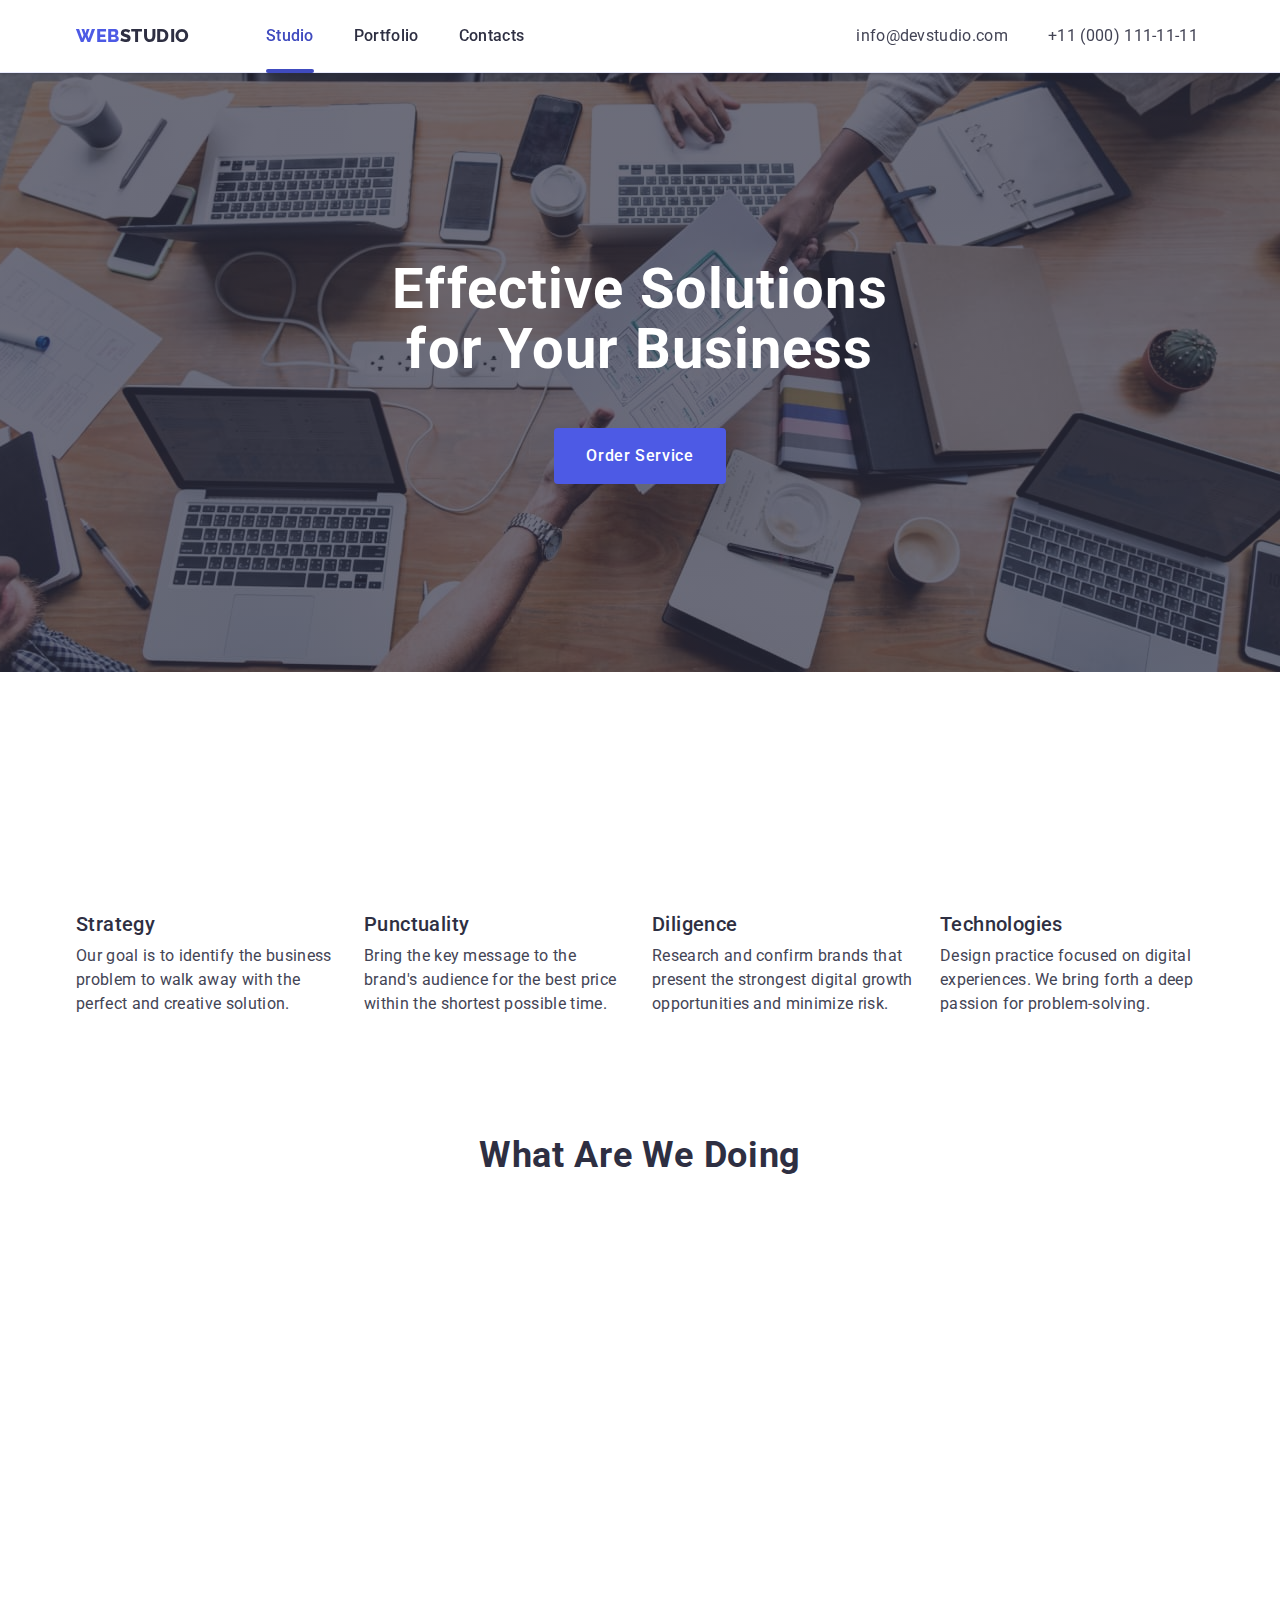
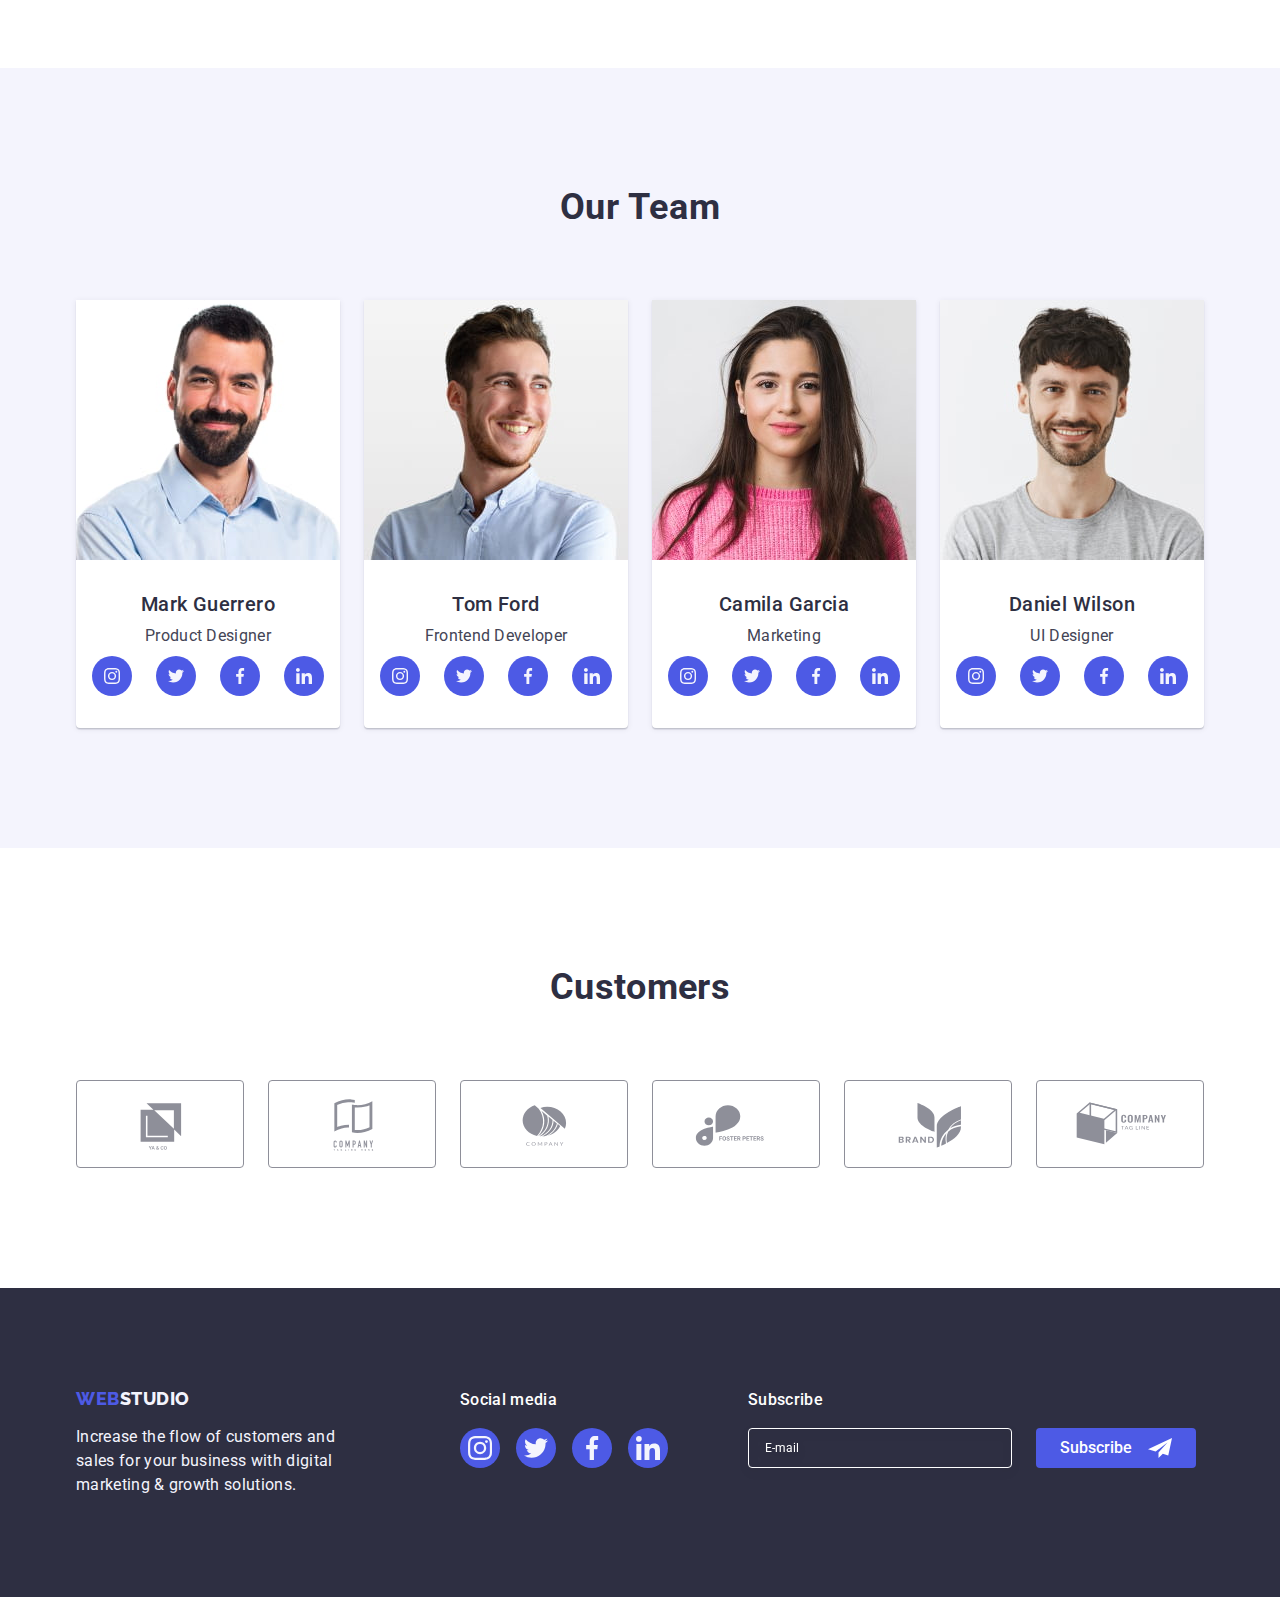
<file: index.html>
<!DOCTYPE html>
<html lang="en">
  <head>
    <meta charset="UTF-8" />
    <meta http-equiv="X-UA-Compatible" content="IE=edge" />
    <meta name="viewport" content="width=device-width, initial-scale=1.0" />
    <meta
      name="description"
      content="Effective Solutions
for Your Business"
    />
    <title>Webstudio</title>
    <link rel="preconnect" href="https://fonts.googleapis.com" />
    <link rel="preconnect" href="https://fonts.gstatic.com" crossorigin />
    <!-- normilize -->
    <link
      rel="stylesheet"
      href="https://cdn.jsdelivr.net/npm/modern-normalize@1.1.0/modern-normalize.min.css"
    />
    <link rel="stylesheet" href="./css/styles.css" />
    <link
      href="https://fonts.googleapis.com/css2?family=Raleway:wght@800&family=Roboto:wght@400;500;700&display=swap"
      rel="stylesheet"
    />
    <!-- animat on scrol -->
    <link href="https://unpkg.com/aos@2.3.1/dist/aos.css" rel="stylesheet" />
    <!-- Fav icon -->
    <link
      rel="icon"
      type="image/png"
      sizes="32x32"
      href="./images/favicon/favicon.png"
    />
  </head>
  <body class="page">
    <!-- HEADER SECTION -->
    <header class="header">
      <div class="container main-nav">
        <nav class="nav">
          <a href="./index.html" class="logo link"
            >Web<span class="logo-studio">Studio</span></a
          >
          <ul class="site-nav list">
            <li class="nav-item">
              <a href="./index.html" class="nav-link link current">Studio</a>
            </li>
            <li class="nav-item">
              <a href="./portfolio.html" class="nav-link link">Portfolio</a>
            </li>
            <li class="nav-item">
              <a href="" class="nav-link link">Contacts</a>
            </li>
          </ul>
        </nav>
        <address class="address link">
          <ul class="list address-list">
            <li class="address-item">
              <a href="mailto:info@devstudio.com" class="address-link link"
                >info@devstudio.com</a
              >
            </li>
            <li class="address-item">
              <a href="tel:+110001111111" class="address-link link"
                >+11 (000) 111-11-11</a
              >
            </li>
          </ul>
        </address>
      </div>
    </header>
    <main>
      <!-- hero section -->
      <section class="hero overlay">
        <div class="container">
          <h1 class="hero-headline">Effective Solutions for Your Business</h1>
          <button type="button" class="button-service" data-modal-open>
            Order Service
          </button>
          <div class="backdrop is-hidden" data-modal>
            <div class="modal">
              <button class="modal-button" type="button" data-modal-close>
                <svg class="svg-button" width="8" height="8">
                  <use href="./images/icon.svg#icon-close"></use>
                </svg>
              </button>
              <p class="modal-text">
                Leave your contacts and we will call you back
              </p>
              <form class="main-form">
                <div class="form-element">
                  <label class="modal-label" for="name">Name</label>
                  <div class="input-wrap">
                    <input
                      class="input input-personal-details"
                      type="text"
                      name="name"
                      id="name"
                      required
                      minlength="2"
                      placeholder=" "
                    />
                    <svg class="modal-icon" width="18" height="24">
                      <use href="./images/icon.svg#icon-person"></use>
                    </svg>
                  </div>
                </div>

                <div class="form-element">
                  <label class="modal-label" for="tel">Phone</label>
                  <div class="input-wrap">
                    <input
                      class="input input-personal-details"
                      type="tel"
                      name="phone"
                      id="tel"
                      required
                      minlength="12"
                      maxlength="12"
                      placeholder=" "
                    />
                    <svg class="modal-icon" width="18" height="24">
                      <use href="./images/icon.svg#icon-phone"></use>
                    </svg>
                  </div>
                </div>

                <div class="form-element">
                  <label class="modal-label" for="email">Email</label>
                  <div class="input-wrap">
                    <input
                      class="input input-personal-details"
                      type="email"
                      name="email"
                      id="email"
                      required
                      placeholder=" "
                    />
                    <svg class="modal-icon" width="18" height="24">
                      <use href="./images/icon.svg#icon-email"></use>
                    </svg>
                  </div>
                </div>

                <div class="form-element-textarea">
                  <label class="modal-label" for="comment">Comment</label>
                  <div class="input-wrap">
                    <textarea
                      class="input-textarea"
                      name="comment"
                      id="comment"
                      placeholder="Text input"
                    ></textarea>
                  </div>
                </div>

                <label for="policy" class="modal-form-agreement modal-label">
                  <input
                    class="modal-form-agreement-box"
                    type="checkbox"
                    name="policy"
                    id="policy"
                  />
                  <svg class="modal-form-agreement-icon" width="16" height="16">
                    <use
                      class="modal-form-agreement-unchecked"
                      href="./images/icon.svg#icon-unchecked"
                    ></use>
                    <use
                      class="modal-form-agreement-checked"
                      href="./images/icon.svg#icon-checked"
                    ></use>
                  </svg>
                  <span class="modal-form-agreement-text"
                    >I accept the terms and conditions of the
                    <a class="agreement-link" href="">Privacy Policy</a></span
                  ></label
                >

                <button class="modal-sudmit-button" type="submit">Send</button>
              </form>
            </div>
          </div>
        </div>
      </section>
      <!-- Features -->
      <section class="features">
        <div class="container">
          <h2 class="features-headline">Features</h2>
          <ul class="feature-list list">
            <li class="feature-items">
              <div
                class="features-icon-flex"
                data-aos="fade-down"
                data-aos-duration="400"
              >
                <svg width="64" height="64">
                  <use href="./images/icon.svg#icon-antenna"></use>
                </svg>
              </div>
              <h3 class="features-items-headline">Strategy</h3>
              <p class="features-items-text">
                Our goal is to identify the business problem to walk away with
                the perfect and creative solution.
              </p>
            </li>
            <li class="feature-items icon-punctuality">
              <div
                class="features-icon-flex"
                data-aos="fade-down"
                data-aos-duration="400"
              >
                <svg width="64" height="64">
                  <use href="./images/icon.svg#icon-clock"></use>
                </svg>
              </div>
              <h3 class="features-items-headline">Punctuality</h3>
              <p class="features-items-text">
                Bring the key message to the brand's audience for the best price
                within the shortest possible time.
              </p>
            </li>
            <li class="feature-items icon-diligence">
              <div
                class="features-icon-flex"
                data-aos="fade-down"
                data-aos-duration="400"
              >
                <svg width="64" height="64">
                  <use href="./images/icon.svg#icon-diagram"></use>
                </svg>
              </div>
              <h3 class="features-items-headline">Diligence</h3>
              <p class="features-items-text">
                Research and confirm brands that present the strongest digital
                growth opportunities and minimize risk.
              </p>
            </li>
            <li class="feature-items icon-technologies">
              <div
                class="features-icon-flex"
                data-aos="fade-down"
                data-aos-duration="400"
              >
                <svg width="64" height="64">
                  <use href="./images/icon.svg#icon-astronaut"></use>
                </svg>
              </div>
              <h3 class="features-items-headline">Technologies</h3>
              <p class="features-items-text">
                Design practice focused on digital experiences. We bring forth a
                deep passion for problem-solving.
              </p>
            </li>
          </ul>
        </div>
      </section>
      <!-- What are we doing -->
      <section class="section section-doing">
        <div class="container">
          <h2 class="section-title title-doing">What are we doing</h2>
          <ul
            class="list doing-list"
            data-aos="zoom-in"
            data-aos-duration="800"
          >
            <li class="doing-items">
              <img
                src="./images/whatarewedoing/computer.jpg"
                alt="display of computer"
                width="360"
                height="300"
              />
            </li>
            <li class="doing-items">
              <img
                src="./images/whatarewedoing/phones.jpg"
                alt="mobile phone with many pages"
                width="360"
                height="300"
              />
            </li>
            <li class="doing-items">
              <img
                src="./images/whatarewedoing/phone.jpg"
                alt="mobile phone in the hand"
                width="360"
                height="300"
              />
            </li>
          </ul>
        </div>
      </section>
      <!-- Our team -->
      <section class="section-team">
        <div class="container">
          <h2 class="section-title team-title">Our Team</h2>
          <ul class="list team-list">
            <li class="team-items">
              <img
                class="team-photos"
                src="./images/ourteam/guerrero.jpg"
                alt="Mark Guerrero-Product Designer"
                width="264"
                height="260"
              />
              <div class="team-content">
                <h3 class="team-items-headline">Mark Guerrero</h3>
                <p class="team-list-text">Product Designer</p>
                <ul class="team-icon-list">
                  <li class="team-icon-items">
                    <a href="" class="social-media-link">
                      <svg class="social-icon" width="16" height="16">
                        <use href="./images/icon.svg#icon-instagram"></use>
                      </svg>
                    </a>
                  </li>
                  <li class="team-icon-items">
                    <a href="" class="social-media-link">
                      <svg class="social-icon" width="16" height="16">
                        <use href="./images/icon.svg#icon-twitter"></use>
                      </svg>
                    </a>
                  </li>
                  <li class="team-icon-items">
                    <a href="" class="social-media-link">
                      <svg class="social-icon" width="16" height="16">
                        <use href="./images/icon.svg#icon-facebook"></use>
                      </svg>
                    </a>
                  </li>
                  <li class="team-icon-items">
                    <a href="" class="social-media-link">
                      <svg class="social-icon" width="16" height="16">
                        <use href="./images/icon.svg#icon-linkedin"></use>
                      </svg>
                    </a>
                  </li>
                </ul>
              </div>
            </li>
            <li class="team-items">
              <img
                class="team-photos"
                src="./images/ourteam/ford.jpg"
                alt="Tom Ford-Frontend Developer"
                width="264"
                height="260"
              />
              <div class="team-content">
                <h3 class="team-items-headline">Tom Ford</h3>
                <p class="team-list-text">Frontend Developer</p>
                <ul class="team-icon-list">
                  <li class="team-icon-items">
                    <a href="" class="social-media-link">
                      <svg class="social-icon" width="16" height="16">
                        <use href="./images/icon.svg#icon-instagram"></use>
                      </svg>
                    </a>
                  </li>
                  <li class="team-icon-items">
                    <a href="" class="social-media-link">
                      <svg class="social-icon" width="16" height="16">
                        <use href="./images/icon.svg#icon-twitter"></use>
                      </svg>
                    </a>
                  </li>
                  <li class="team-icon-items">
                    <a href="" class="social-media-link">
                      <svg class="social-icon" width="16" height="16">
                        <use href="./images/icon.svg#icon-facebook"></use>
                      </svg>
                    </a>
                  </li>
                  <li class="team-icon-items">
                    <a href="" class="social-media-link">
                      <svg class="social-icon" width="16" height="16">
                        <use href="./images/icon.svg#icon-linkedin"></use>
                      </svg>
                    </a>
                  </li>
                </ul>
              </div>
            </li>
            <li class="team-items">
              <img
                class="team-photos"
                src="./images/ourteam/garcia.jpg"
                alt="Camila Garcia-Marketing"
                width="264"
                height="260"
              />
              <div class="team-content">
                <h3 class="team-items-headline">Camila Garcia</h3>
                <p class="team-list-text">Marketing</p>
                <ul class="team-icon-list">
                  <li class="team-icon-items">
                    <a href="" class="social-media-link">
                      <svg class="social-icon" width="16" height="16">
                        <use href="./images/icon.svg#icon-instagram"></use>
                      </svg>
                    </a>
                  </li>
                  <li class="team-icon-items">
                    <a href="" class="social-media-link">
                      <svg class="social-icon" width="16" height="16">
                        <use href="./images/icon.svg#icon-twitter"></use>
                      </svg>
                    </a>
                  </li>
                  <li class="team-icon-items">
                    <a href="" class="social-media-link">
                      <svg class="social-icon" width="16" height="16">
                        <use href="./images/icon.svg#icon-facebook"></use>
                      </svg>
                    </a>
                  </li>
                  <li class="team-icon-items">
                    <a href="" class="social-media-link">
                      <svg class="social-icon" width="16" height="16">
                        <use href="./images/icon.svg#icon-linkedin"></use>
                      </svg>
                    </a>
                  </li>
                </ul>
              </div>
            </li>
            <li class="team-items">
              <img
                src="./images/ourteam/wilson.jpg"
                alt="Daniel Wilson-UI Designer"
                width="264"
                height="260"
              />
              <div class="team-content">
                <h3 class="team-items-headline">Daniel Wilson</h3>
                <p class="team-list-text">UI Designer</p>
                <ul class="team-icon-list">
                  <li class="team-icon-items">
                    <a href="" class="social-media-link">
                      <svg class="social-icon" width="16" height="16">
                        <use href="./images/icon.svg#icon-instagram"></use>
                      </svg>
                    </a>
                  </li>
                  <li class="team-icon-items">
                    <a href="" class="social-media-link">
                      <svg class="social-icon" width="16" height="16">
                        <use href="./images/icon.svg#icon-twitter"></use>
                      </svg>
                    </a>
                  </li>
                  <li class="team-icon-items">
                    <a href="" class="social-media-link">
                      <svg class="social-icon" width="16" height="16">
                        <use href="./images/icon.svg#icon-facebook"></use>
                      </svg>
                    </a>
                  </li>
                  <li class="team-icon-items">
                    <a href="" class="social-media-link">
                      <svg class="social-icon" width="16" height="16">
                        <use href="./images/icon.svg#icon-linkedin"></use>
                      </svg>
                    </a>
                  </li>
                </ul>
              </div>
            </li>
          </ul>
        </div>
      </section>
      <!-- customers -->
      <section class="customers">
        <div class="container">
          <h2 class="customers-title">Customers</h2>
          <ul class="company-list">
            <li class="company-items">
              <a href="" class="company-link">
                <svg class="company-icon" width="104" height="56">
                  <use href="./images/icon.svg#icon-Logo1"></use>
                </svg>
              </a>
            </li>
            <li class="company-items">
              <a href="" class="company-link">
                <svg class="company-icon" width="104" height="56">
                  <use href="./images/icon.svg#icon-Logo2"></use>
                </svg>
              </a>
            </li>
            <li class="company-items">
              <a href="" class="company-link">
                <svg class="company-icon" width="104" height="56">
                  <use href="./images/icon.svg#icon-Logo3"></use>
                </svg>
              </a>
            </li>
            <li class="company-items">
              <a href="" class="company-link">
                <svg class="company-icon" width="104" height="56">
                  <use href="./images/icon.svg#icon-Logo4"></use>
                </svg>
              </a>
            </li>
            <li class="company-items">
              <a href="" class="company-link">
                <svg class="company-icon" width="104" height="56">
                  <use href="./images/icon.svg#icon-Logo5"></use>
                </svg>
              </a>
            </li>
            <li class="company-items">
              <a href="" class="company-link">
                <svg class="company-icon" width="104" height="56">
                  <use href="./images/icon.svg#icon-Logo6"></use>
                </svg>
              </a>
            </li>
          </ul>
        </div>
      </section>
    </main>
    <!-- Footer -->
    <footer class="footer">
      <div class="container flex-footer">
        <div class="footer-description">
          <a href="./index.html" class="footer-logo link"
            >Web<span class="footer-logo-studio">Studio</span></a
          >
          <p class="footer-text">
            Increase the flow of customers and sales for your business with
            digital marketing & growth solutions.
          </p>
        </div>
        <div class="social-medea-box">
          <p class="social-title">Social media</p>
          <ul class="footer-icons-list">
            <li class="footer-icons-items">
              <a href="" class="social-media-link-footer">
                <svg class="footer-icons" width="24" height="24">
                  <use href="./images/icon.svg#icon-instagram"></use>
                </svg>
              </a>
            </li>
            <li class="footer-icons-items">
              <a href="" class="social-media-link-footer">
                <svg class="footer-icons" width="24" height="24">
                  <use href="./images/icon.svg#icon-twitter"></use>
                </svg>
              </a>
            </li>
            <li class="footer-icons-items">
              <a href="" class="social-media-link-footer">
                <svg class="footer-icons" width="24" height="24">
                  <use href="./images/icon.svg#icon-facebook"></use>
                </svg>
              </a>
            </li>
            <li class="footer-icons-items">
              <a href="" class="social-media-link-footer">
                <svg class="footer-icons" width="24" height="24">
                  <use href="./images/icon.svg#icon-linkedin"></use>
                </svg>
              </a>
            </li>
          </ul>
        </div>
        <div>
          <p class="subscribe-tite">Subscribe</p>

          <form class="form-flex">
            <label></label>
              <input
                class="footer-input"
                type="email"
                name="email"
                placeholder="E-mail"
              />

              <button class="sudmit-button-footer" type="submit">
                Subscribe
                <svg class="icon-subscribe" width="24" height="24">
                  <use href="./images/icon.svg#icon-subscribe"></use>
                </svg>
              </button>
          </form>
        </div>
      </div>
    </footer>
    <script src="https://unpkg.com/aos@2.3.1/dist/aos.js"></script>
    <script src="./js/animation.js"></script>
    <script src="./js/modal.js"></script>
  </body>
</html>
</file>
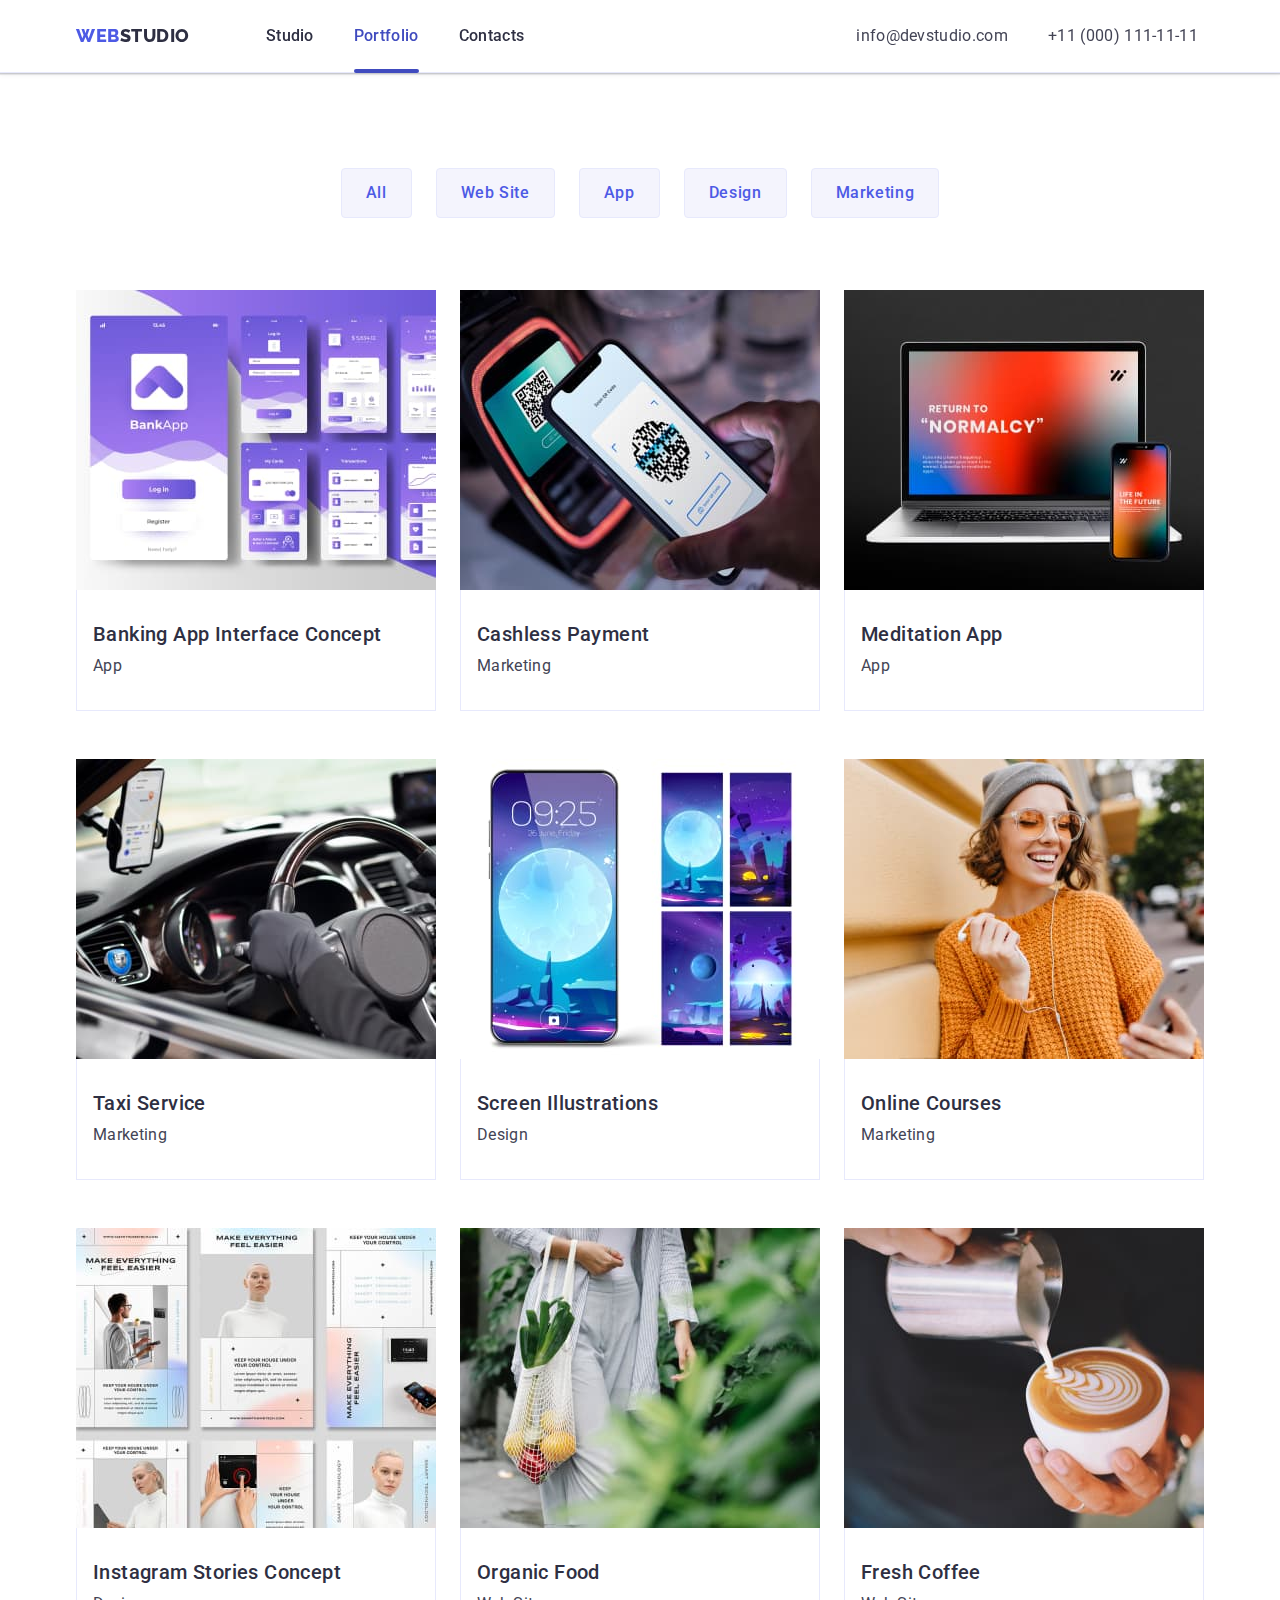
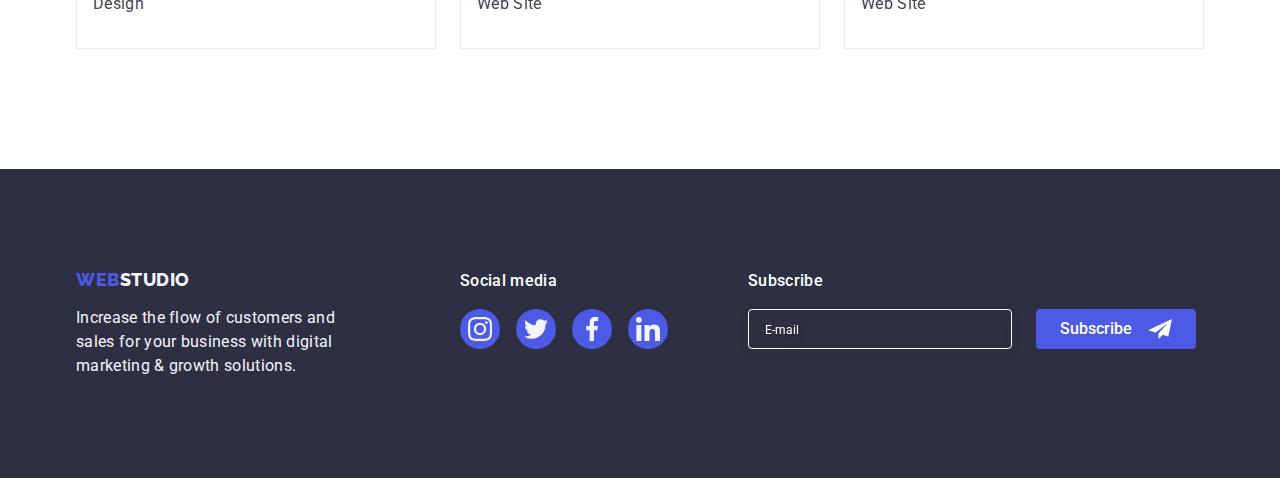
<file: portfolio.html>
<!DOCTYPE html>
<html lang="en">
  <head>
    <meta charset="UTF-8" />
    <meta http-equiv="X-UA-Compatible" content="IE=edge" />
    <meta name="viewport" content="width=device-width, initial-scale=1.0" />
    <title>Portfolio</title>
    <link rel="preconnect" href="https://fonts.googleapis.com" />
    <link rel="preconnect" href="https://fonts.gstatic.com" crossorigin />
    <link
      href="https://fonts.googleapis.com/css2?family=Raleway:wght@800&family=Roboto:wght@400;500;700&display=swap"
      rel="stylesheet"
    />
    <link
      href="https://fonts.googleapis.com/css2?family=Raleway:wght@800&family=Roboto:wght@400;500;700&display=swap"
      rel="stylesheet"
    />
    <link
      rel="stylesheet"
      href="https://cdn.jsdelivr.net/npm/modern-normalize@1.1.0/modern-normalize.min.css"
    />
    <link rel="stylesheet" href="./css/styles.css" />
    <!-- Fav icon -->
    <link
      rel="icon"
      type="image/png"
      sizes="32x32"
      href="./images/favicon/favicon.png"
    />
  </head>
  <body>
    <!-- HEADER SECTION -->
    <header class="header">
      <div class="container main-nav">
        <nav class="nav">
          <a href="./index.html" class="logo link"
            >Web<span class="logo-studio">Studio</span></a
          >
          <ul class="site-nav list">
            <li class="nav-item">
              <a href="./index.html" class="nav-link link">Studio</a>
            </li>
            <li class="nav-item">
              <a href="./portfolio.html" class="nav-link current link"
                >Portfolio</a
              >
            </li>
            <li class="nav-item">
              <a href="" class="nav-link link">Contacts</a>
            </li>
          </ul>
        </nav>
        <address class="address link">
          <ul class="list address-list">
            <li class="address-item">
              <a href="mailto:info@devstudio.com" class="address-link link"
                >info@devstudio.com</a
              >
            </li>
            <li class="address-item">
              <a href="tel:+110001111111" class="address-link link"
                >+11 (000) 111-11-11</a
              >
            </li>
          </ul>
        </address>
      </div>
    </header>
    <main>
      <section class="portfolio-page">
        <div class="container">
          <h1 hidden class="portfolio">Portfolio</h1>

          <ul class="portfolio-list-button list">
            <li class="portfolio-items-button">
              <button type="button" class="portfolio-buttons">All</button>
            </li>
            <li class="portfolio-items-button">
              <button type="button" class="portfolio-buttons">Web Site</button>
            </li>
            <li class="portfolio-items-button">
              <button type="button" class="portfolio-buttons">App</button>
            </li>
            <li class="portfolio-items-button">
              <button type="button" class="portfolio-buttons">Design</button>
            </li>
            <li class="portfolio-items-button">
              <button type="button" class="portfolio-buttons">Marketing</button>
            </li>
          </ul>
          <ul class="list portfolio-list-works">
            <li class="portfolio-items">
              <a class="link portfolio-links" href="">
                <div class="portfolio-wraper">
                  <img
                    src="./images/portfolio/img8.jpg"
                    alt="Banking App design"
                    width="360"
                    height="300"
                  />
                  <p class="portfolio-label">
                    14 Stylish and User-Friendly App Design Concepts · Task
                    Manager App · Calorie Tracker App · Exotic Fruit Ecommerce
                    App · Cloud Storage App
                  </p>
                </div>
                <div class="cart-content">
                  <h2 class="portfolio-title">Banking App Interface Concept</h2>
                  <p class="portfolio-text">App</p>
                </div></a
              >
            </li>
            <li class="portfolio-items">
              <a class="link portfolio-links" href="">
                <div class="portfolio-wraper">
                  <img
                    src="./images/portfolio/img7.jpg"
                    alt="phone with cashless app"
                    width="360"
                    height="300"
                  />
                  <p class="portfolio-label">
                    14 Stylish and User-Friendly App Design Concepts · Task
                    Manager App · Calorie Tracker App · Exotic Fruit Ecommerce
                    App · Cloud Storage App
                  </p>
                </div>
                <div class="cart-content">
                  <h2 class="portfolio-title">Cashless Payment</h2>
                  <p class="portfolio-text">Marketing</p>
                </div></a
              >
            </li>
            <li class="portfolio-items">
              <a class="link portfolio-links" href="">
                <div class="portfolio-wraper">
                  <img
                    src="./images/portfolio/img6.jpg"
                    alt="laptop with phone"
                    width="360"
                    height="300"
                  />
                  <p class="portfolio-label">
                    14 Stylish and User-Friendly App Design Concepts · Task
                    Manager App · Calorie Tracker App · Exotic Fruit Ecommerce
                    App · Cloud Storage App
                  </p>
                </div>
                <div class="cart-content">
                  <h2 class="portfolio-title">Meditation App</h2>
                  <p class="portfolio-text">App</p>
                </div></a
              >
            </li>
            <li class="portfolio-items">
              <a class="link portfolio-links" href="">
                <div class="portfolio-wraper">
                  <img
                    src="./images/portfolio/img5.jpg"
                    alt="car"
                    width="360"
                    height="300"
                  />
                  <p class="portfolio-label">
                    14 Stylish and User-Friendly App Design Concepts · Task
                    Manager App · Calorie Tracker App · Exotic Fruit Ecommerce
                    App · Cloud Storage App
                  </p>
                </div>
                <div class="cart-content">
                  <h2 class="portfolio-title">Taxi Service</h2>
                  <p class="portfolio-text">Marketing</p>
                </div></a
              >
            </li>
            <li class="portfolio-items">
              <a class="link portfolio-links" href="">
                <div class="portfolio-wraper">
                  <img
                    src="./images/portfolio/img4.jpg"
                    alt="phone with blue-purple screen design"
                    width="360"
                    height="300"
                  />
                  <p class="portfolio-label">
                    14 Stylish and User-Friendly App Design Concepts · Task
                    Manager App · Calorie Tracker App · Exotic Fruit Ecommerce
                    App · Cloud Storage App
                  </p>
                </div>
                <div class="cart-content">
                  <h2 class="portfolio-title">Screen Illustrations</h2>
                  <p class="portfolio-text">Design</p>
                </div></a
              >
            </li>
            <li class="portfolio-items">
              <a class="link portfolio-links" href="">
                <div class="portfolio-wraper">
                  <img
                    src="./images/portfolio/img3.jpg"
                    alt="girl with phone in hand"
                    width="360"
                    height="300"
                  />
                  <p class="portfolio-label">
                    14 Stylish and User-Friendly App Design Concepts · Task
                    Manager App · Calorie Tracker App · Exotic Fruit Ecommerce
                    App · Cloud Storage App
                  </p>
                </div>
                <div class="cart-content">
                  <h2 class="portfolio-title">Online Courses</h2>
                  <p class="portfolio-text">Marketing</p>
                </div></a
              >
            </li>
            <li class="portfolio-items">
              <a class="link portfolio-links" href="">
                <div class="portfolio-wraper">
                  <img
                    src="./images/portfolio/img2.jpg"
                    alt="instagram stories design"
                    width="360"
                    height="300"
                  />
                  <p class="portfolio-label">
                    14 Stylish and User-Friendly App Design Concepts · Task
                    Manager App · Calorie Tracker App · Exotic Fruit Ecommerce
                    App · Cloud Storage App
                  </p>
                </div>
                <div class="cart-content">
                  <h2 class="portfolio-title">Instagram Stories Concept</h2>
                  <p class="portfolio-text">Design</p>
                </div></a
              >
            </li>
            <li class="portfolio-items">
              <a class="link portfolio-links" href="">
                <div class="portfolio-wraper">
                  <img
                    src="./images/portfolio/img1.jpg"
                    alt="women with bag with vegitable"
                    width="360"
                    height="300"
                  />
                  <p class="portfolio-label">
                    14 Stylish and User-Friendly App Design Concepts · Task
                    Manager App · Calorie Tracker App · Exotic Fruit Ecommerce
                    App · Cloud Storage App
                  </p>
                </div>
                <div class="cart-content">
                  <h2 class="portfolio-title">Organic Food</h2>
                  <p class="portfolio-text">Web Site</p>
                </div></a
              >
            </li>
            <li class="portfolio-items">
              <a class="link portfolio-links">
                <div class="portfolio-wraper">
                  <img
                    src="./images/portfolio/img.jpg"
                    alt="coffee"
                    width="360"
                    height="300"
                  />
                  <p class="portfolio-label">
                    14 Stylish and User-Friendly App Design Concepts · Task
                    Manager App · Calorie Tracker App · Exotic Fruit Ecommerce
                    App · Cloud Storage App
                  </p>
                </div>
                <div class="cart-content">
                  <h2 class="portfolio-title">Fresh Coffee</h2>
                  <p class="portfolio-text">Web Site</p>
                </div></a
              >
            </li>
          </ul>
        </div>
      </section>
    </main>
    <footer class="footer">
      <div class="container flex-footer">
        <div class="footer-description">
          <a href="./index.html" class="footer-logo link"
            >Web<span class="footer-logo-studio">Studio</span></a
          >
          <p class="footer-text">
            Increase the flow of customers and sales for your business with
            digital marketing & growth solutions.
          </p>
        </div>
        <div class="social-medea-box">
          <p class="social-title">Social media</p>
          <ul class="footer-icons-list">
            <li class="footer-icons-items">
              <a href="" class="social-media-link-footer">
                <svg class="footer-icons" width="24" height="24">
                  <use href="./images/icon.svg#icon-instagram"></use>
                </svg>
              </a>
            </li>
            <li class="footer-icons-items">
              <a href="" class="social-media-link-footer">
                <svg class="footer-icons" width="24" height="24">
                  <use href="./images/icon.svg#icon-twitter"></use>
                </svg>
              </a>
            </li>
            <li class="footer-icons-items">
              <a href="" class="social-media-link-footer">
                <svg class="footer-icons" width="24" height="24">
                  <use href="./images/icon.svg#icon-facebook"></use>
                </svg>
              </a>
            </li>
            <li class="footer-icons-items">
              <a href="" class="social-media-link-footer">
                <svg class="footer-icons" width="24" height="24">
                  <use href="./images/icon.svg#icon-linkedin"></use>
                </svg>
              </a>
            </li>
          </ul>
        </div>
        <div>
          <p class="subscribe-tite">Subscribe</p>
          
          <form class="form-flex">
          <label for="email"></label>
          <input class="footer-input" type="email" name="email" id="email" placeholder="E-mail">

          <button class="sudmit-button-footer" type="submit">Subscribe
            <svg class="icon-subscribe" width="24" height="24">
              <use href="./images/icon.svg#icon-subscribe"></use>
            </svg>
          </button>
        </form>
        </div>
      </div>
    </footer>
  </body>
</html>
</file>
<file: css/styles.css>
:root {
    --primary-text-colour: #434455;
    --title-text-colour: #2E2F42;
    --accent-colour: #4D5AE5;
    --hoover-color: #404BBF;
    --primary-bakground-color: #fff;
    --secondary-background-color: #F4F4FD;
    --portfolio-images-gap: 24px;
    --secondary-hover-color: #31D0AA;
    --company-color: #8E8F99;
    --modal-color: #FCFCFC;

    --validation:#4caf50;
    --invalidation:#f44336;

    --transition-duration: 250ms;
}



body {
    background-color: #fff;
    color: var(--primary-text-colour);
    font-family: Roboto, sans-serif;
    letter-spacing: 0.02em;
    font-size: 16px;
    line-height: 1.5;
    padding-top: 72px;
}

/* reset strart */
h1,
h2,
h3,
h4,
h5,
h6,
p {
    margin: 0;
}

a {
    text-decoration: none;
    color: currentColor;
}

ul {
    margin: 0;
    padding: 0;
    list-style: none;

}

button {
    cursor: pointer
}

img {
    display: block;
    width: 100%;
}

.list {
    list-style: none;
}

/* main color of text #2E2F42  */
/* secondary colour of text #434455 */
/* white */
/* emphisis #4D5AE5 */
/* secondary color of background #F4F4FD */
/* logo */
.logo {
    margin-right: 76px;
     
    font-family: "Raleway", sans-serif;
    text-transform: uppercase;
    font-weight: 800;
    font-size: 18px;
    line-height: 1.17;
    letter-spacing: 0.03em;

    text-decoration: none;
    color: var(--accent-colour);
    
}

.logo-studio {
    color: var(--title-text-colour)
}

.link {
    text-decoration: none;
}

/* site-nav */

.header {
    position: fixed;
    width: 100%;
    z-index: 10;
    top: 0;
    left: 0;

    background-color: var(--primary-bakground-color);
    border-bottom: 1px solid #e7e9fc;
    box-shadow: 0px 2px 1px rgba(46, 47, 66, 0.08), 0px 1px 1px rgba(46, 47, 66, 0.16), 0px 1px 6px rgba(46, 47, 66, 0.08);
}

.container {
    width: 1158px;
    margin-left: auto;
    margin-right: auto;
    padding-left: 15px;
    padding-right: 15px;
}

.main-nav {
    display: flex;
    align-items: center;

}

.nav {
    display: flex;
    align-items: center;

}

.site-nav {
    display: flex;
    gap: 40px
}

.nav-item {
    gap: 40px
}

.nav-link {
    position: relative;

    display: block;
    padding-top: 24px;
    padding-bottom: 24px;

    color: var(--title-text-colour);
    font-weight: 500;
    font-size: 16px;
    line-height: 1.5;

    transition-property: color;
    transition-duration: var(--transition-duration);
    transition-timing-function: cubic-bezier(0.4, 0, 0.2, 1);
}

.nav-link::after{
    content: "";
    display: block;
    width: 100%;
    height: 4px;
    border-radius: 2px;
    position: absolute;
    bottom: -1px;
}

.nav-link.current{
color: var(--hoover-color);
}

.nav-link.current::after{
    background-color: var(--hoover-color);

}

.nav-link:hover,
.nav-link:focus {
    color: var(--hoover-color);
}

.address {
    font-style: normal
}

.address-list {
    display: flex;
    margin-left: 332px;
    gap: 40px;

}


.address-link {
    display: block;
    color: var(--primary-text-colour);
    font-size: 16px;
    line-height: 1.5;

    transition-property: color;
        transition-duration: var(--transition-duration);
        transition-timing-function: cubic-bezier(0.4, 0, 0.2, 1);
    }

.address-link:hover,
.address-link:focus {
    color: var(--hoover-color);
}

/* section */
.section-title {
    text-align: center;

    color: var(--title-text-colour);
    font-size: 36px;
    line-height: 1.11;
    letter-spacing: 0.02em;
    text-transform: capitalize;


}

/* button */
.button-service {
    display: block;
    margin: 0 auto;
    margin-top: 48px;
    padding: 16px 32px;
    min-width: 169px;
    height: 56px;
    cursor: pointer;

    background-color: var(--accent-colour);
    color: var(--primary-bakground-color);
    font-family: "Roboto", sans-serif;
    border-color: transparent;
    border: none;
    border-radius: 4px;
    font-weight: 500;
    font-size: 16px;
    line-height: 1.5;
    letter-spacing: 0.04em;

    transition-property: background-color;
    transition-duration: var(--transition-duration);
    transition-timing-function: cubic-bezier(0.4, 0, 0.2, 1);


}

.button-service:hover,
.button-service:focus {
    background-color: var(--hoover-color);
}

/* hero section */
.hero {
    padding: 188px 0;
    margin-left: auto;
    margin-right: auto;

    background-color: var(--title-text-colour);
}

.overlay {
    background-image: linear-gradient(rgba(46, 47, 66, 0.7), rgba(46, 47, 66, 0.7)), url('../images/hero/people-office.jpg');
    max-width: 1440px;
    height: 600px;
    background-size: cover;
    background-repeat: no-repeat;
    background-position: center;

}

.hero-headline {
    max-width: 496px;
    margin-left: auto;
    margin-right: auto;

    color: var(--primary-bakground-color);
    font-size: 56px;
    line-height: 1.07;
    text-align: center;
    letter-spacing: 0.02em;

}



/* features section */
.features {
    padding: 120px 0;
}

.features-headline {
    position: absolute;
    width: 1px;
    height: 1px;
    margin: -1px;
    border: 0;
    padding: 0;

    white-space: nowrap;
    clip-path: inset(100%);
    clip: rect(0 0 0 0);
    overflow: hidden;
}

.feature-list {
    display: flex;
    gap: 24px
}

.features-icon-flex {
    display: flex;
    height: 112px;
    background-color: #F4F4FD;
    justify-content: center;
    align-items: center;
    border-radius: 4px;
    margin-bottom: 8px;
}


.feature-items {
    width: calc((100% - 72) / 4);

}

.features-items-headline {
    margin-top: 8px;
    margin-bottom: 8px;

    color: var(--title-text-colour);
    font-weight: 500;
    font-size: 20px;
    line-height: 1.2;
    letter-spacing: 0.02em;
}

.features-items-text {
    color: var(--primary-text-colour);
    width: 264px;
}

/* What are we doing section */
.section-doing {
    padding-bottom: 120px;
}

.title-doing {
    margin-bottom: 72px
}

.doing-list {
    display: flex;
    gap: 24px;

}

.doing-items {
    width: calc((100% - 48px) / 3);
}


/* out team */

.team-title {
    margin-bottom: 72px
}

.team-list {
    display: flex;
    gap: 24px
}



.section-team {
    padding: 120px 0;

    background-color: var(--secondary-background-color);
}

.team-content {
    padding: 32px 0px;
    text-align: center;
    border-radius: 0px 0px 4px 4px
}

.team-items-headline {
    margin-bottom: 8px;

    color: var(--title-text-colour);
    font-weight: 500;
    font-size: 20px;
    line-height: 1.2;
    letter-spacing: 0.02em;
}

.team-list-text {
    margin-bottom: 8px;

    color: var(--primary-text-colour);

}

.team-items {
    width: calc((100% - 72px) / 4);
    background-color: var(--primary-bakground-color);
    border-radius: 0px 0px 4px 4px;
    box-shadow: 0px 1px 6px rgba(46, 47, 66, 0.08), 0px 1px 1px rgba(46, 47, 66, 0.16), 0px 2px 1px rgba(46, 47, 66, 0.08);
}

.team-icon-list {
    display: flex;
    justify-content: center;
    gap: 24px;
}

.team-icon-items{
    width: 40px;
        height: 40px;
}


.social-media-link {
    padding: 0;
    display: flex;
    background-color: var(--accent-colour);
    width: 100%;
    height: 100%;
    border-radius: 50%;
    justify-content: center;
    align-items: center;
    cursor: pointer;

    transition-property: background-color;
    transition-duration: var(--transition-duration);
    transition-timing-function: cubic-bezier(0.4, 0, 0.2, 1);
}

.social-media-link:hover,
.social-media-link:focus {
    background-color: #404bbf;
    background-color: #404bbf;
}

.social-icon {
    fill: #f4f4fd;
}


/* customers */
.customers {
    padding: 120px 0;
}

.customers-title {
    font-weight: 700;
    font-size: 36px;
    line-height: 1.1;
    text-align: center;
    text-transform: capitalize;
    color: #2E2F42;
    margin-bottom: 72px;
}

.company-list {
    display: flex;
    gap: 24px;
}

.company-items {
    width: calc((100% - 120px) / 6);
    height: 88px
}

.company-link {
    display: flex;
    align-items: center;
    justify-content: center;
    color: var(--company-color);
    cursor: pointer;
    width: 100%;
    height: 100%;
    border: 1px solid #8e8f99;
    border-radius: 4px;
    padding: 16px 32px;

    transition-property: color;
    transition-duration: var(--transition-duration);
    transition-timing-function: cubic-bezier(0.4, 0, 0.2, 1);
}


.company-link:hover,
.company-link:focus {
    color: var(--hoover-color);
    border: 1px solid var(--hoover-color);
}


.company-icon {
    fill: currentColor;
}


/* footer */



.footer-logo {
    color: var(--accent-colour);
    font-family: "Raleway", sans-serif;
    text-transform: uppercase;
    font-weight: 800;
    font-size: 18px;
    line-height: 1.17;
    letter-spacing: 0.03em;
    display: inline-block;
    margin-bottom: 16px;

}

.footer-logo-studio {
    color: var(--secondary-background-color);

}

.footer {
    background-color: #2E2F42;
    padding: 100px 0
}

.footer-text {
    color: var(--secondary-background-color);
    width: 264px;
}

.social-medea-box{
    margin-right: 80px;
}

.footer-icons-list {
    display: flex;
    gap: 16px;
}

.flex-footer {
    display: flex;
    align-items: baseline;
}

.footer-description{
    margin-right: 120px;
}

.social-title {
    margin-bottom: 16px;
    color: var(--primary-bakground-color);
    font-weight: 500;
}

.footer-icons {
    fill: #f4f4fd;
}

.footer-icons-items {
    width: 40px;
    height: 40px;
}

.social-media-link-footer {
    padding: 0;
    display: flex;
    background-color: var(--accent-colour);
    width: 100%;
    height: 100%;
    border-radius: 50%;
    justify-content: center;
    align-items: center;
    cursor: pointer;

    transition-property: background-color;
    transition-duration: var(--transition-duration);
    transition-timing-function: cubic-bezier(0.4, 0, 0.2, 1);
}

.social-media-link-footer:hover {
    background-color: #31d0aa;
}

.social-media-link-footer:focus {
    background-color: #31d0aa;
}


.subscribe-tite{
margin-bottom: 16px;
color: var(--primary-bakground-color);
font-weight: 500;
}




/**
  |============================
  | Portfolio
  |============================
*/
.portfolio-page {
    padding: 96px 0 120px
}

.portfolio-list-button {
    display: flex;
    min-width: 586px;

    margin-left: auto;
    margin-right: auto;
    justify-content: center;
    margin-bottom: 72px;
    gap: 24px
}

.portfolio-buttons {
    background-color: var(--secondary-background-color);
    color: #4D5AE5;
    font-family: "Roboto", sans-serif;
    border-color: transparent;
    border: 1px solid #E7E9FC;
    border-radius: 4px;
    font-weight: 500;
    font-size: 16px;
    line-height: 1.5;
    letter-spacing: 0.04em;
    cursor: pointer;
    display: flex;
    padding: 12px 24px;


    transition-property: background-color, color, border-color, box-shadow;
    transition-duration: var(--transition-duration);
    transition-timing-function: cubic-bezier(0.4, 0, 0.2, 1);

}



.portfolio-buttons:hover,
.portfolio-buttons:focus {
    background-color: var(--hoover-color);
    color: var(--primary-bakground-color);
    border: 1px solid transparent;
    box-shadow: 0px 3px 1px rgba(0, 0, 0, 0.1), 0px 2px 1px rgba(0, 0, 0, 0.08), 0px 2px 2px rgba(0, 0, 0, 0.12);
}

.portfolio-list-works {
    padding: 0;
    margin: 0;

    display: flex;
    flex-wrap: wrap;
    column-gap: 24px;
    row-gap: 48px;
}

.portfolio-items {
    width: calc((100% - 48px) / 3)
}

.portfolio-links {
    display: block;
}

.portfolio-links:hover,
.portfolio-links:focus {
    box-shadow: 0px 1px 6px rgba(46, 47, 66, 0.08), 0px 1px 1px rgba(46, 47, 66, 0.16), 0px 2px 1px rgba(46, 47, 66, 0.08);
}

.portfolio-title {
    font-weight: 500;
    font-size: 20px;
    line-height: 1.2;
    letter-spacing: 0.02em;
    color: var(--title-text-colour);
    margin-bottom: 8px;
}

.portfolio-text {
    font-size: 16px;
    line-height: 1.5;
    letter-spacing: 0.02em;
    color: var(--primary-text-colour);
    margin-top: 8px;
}

.cart-content {
    padding: 32px 16px;
    border: 1px solid #E7E9FC;
    border-top: none;

}

.portfolio-wraper{
    position: relative;
    overflow: hidden;
}

.portfolio-label{
    position: absolute;
    top:0;
    left: 0;
    transform: translateY(100%);
    transition-property: transform;
    transition-duration: var(--transition-duration);
    transition-timing-function: cubic-bezier(0.4, 0, 0.2, 1);


    width: 100%;
    height: 100%;

    padding-top: 40px;
    padding-left: 32px;
    padding-right: 32px;

    background-color: var(--accent-colour);
    color: var(--secondary-background-color);
}

.portfolio-links:hover .portfolio-label,
.portfolio-links:focus .portfolio-label{
    transform: translateY(0);
}

/**
  |============================
  | Modal
  |============================
*/

.backdrop{
    position: fixed;
    top: 0;
    left: 0;
    right: 0;
    bottom: 0;
    z-index: 100;

    background-color: rgba(46, 47, 66, 0.4);

    opacity: 1;
    visibility: visible;
    pointer-events: initial;

    transition: opacity var(--transition-duration) cubic-bezier(0.4, 0, 0.2, 1), visibility var(--transition-duration) cubic-bezier(0.4, 0, 0.2, 1);
}

.backdrop.is-hidden{
    opacity: 0;
    visibility: hidden;
    pointer-events: none;
}

.backdrop.is-hidden .modal{
    transform: translate(-50%, -50%) scale(0) rotate(0);
    opacity: 0;
}

.modal{
    position: absolute;
    top:50%;
    left:50%;
    transform: translate(-50%, -50%) scale(1) rotate(360deg);
    transition: transform var(--transition-duration) cubic-bezier(0.4, 0, 0.2, 1), 
    opacity var(--transition-duration) cubic-bezier(0.4, 0, 0.2, 1);

    width: 408px;
    padding: 72px 24px 24px 24px ;
    min-height: 576px;
    opacity: 1;

    background-color: var(--modal-color);
    box-shadow: 0px 1px 1px rgba(0, 0, 0, 0.14), 0px 1px 3px rgba(0, 0, 0, 0.12), 0px 2px 1px rgba(0, 0, 0, 0.2);
    border-radius: 4px;
}

.modal-button{
    position: absolute;
    top: 24px;
    right: 24px;

    display: flex;
    align-items: center;
    justify-content: center;

    width: 24px;
    height: 24px;
    margin-left: auto;
    cursor: pointer;
    
    border-radius: 50%;
    border: 1px solid rgba(0, 0, 0, 0.1);
   

    color: black;

    transition: color var(--transition-duration) cubic-bezier(0.4, 0, 0.2, 1), background-color var(--transition-duration) cubic-bezier(0.4, 0, 0.2, 1);
}

.svg-button{
   fill: currentColor;
}

.modal-button:hover,
.modal-button:focus{
    background-color: var(--hoover-color);
    color: var(--primary-bakground-color);
}

.modal-text{

width: 360px;
margin-bottom: 16px;

text-align: center;
font-weight: 500;
font-size: 16px;
line-height: 24px;
}


.main-form{
    display: flex;
    flex-direction: column;
}

.form-element{
    margin-bottom: 8px;
}

.form-element-textarea{
    margin-bottom: 16px;
}

.modal-label{
display: block;
margin-bottom: 4px;
font-weight: 400;
font-size: 12px;
line-height: 1.16;
color: #8E8F99;
}

.input{
width: 360px;
height: 40px;
padding-left: 38px;

border: none;
outline: 1px solid rgba(46, 47, 66, 0.4);
border-radius: 4px;

transition: outline var(--transition-duration) cubic-bezier(0.4, 0, 0.2, 1)
}


.form-element input:focus{
    outline-color: var(--accent-colour);
}



.form-element input:focus + svg{
    fill: var(--accent-colour);
}

.input-textarea{
    display: block;

    resize: none;
    width: 360px;
    height: 120px;
    width: 360px;
    padding: 8px 16px;
    
    
    border: none;
    outline: 1px solid rgba(46, 47, 66, 0.4);
    border-radius: 4px;

    transition: outline var(--transition-duration) cubic-bezier(0.4, 0, 0.2, 1)
}


.form-element input:focus + svg {
    fill: var(--accent-colour);
}


.input-textarea::placeholder{
    font-weight: 400;
    font-size: 12px;
    line-height: 1.16;
    color: rgba(46, 47, 66, 0.4);
}

.form-element-textarea textarea:focus {
    outline-color: var(--accent-colour);
}

.form-element-textarea textarea:focus::placeholder {
    color: var(--accent-colour);
}

.modal-sudmit-button{
align-self:center;    
padding: 16px 32px;
width: 169px;
margin-top: 24px;

font-family: inherit;
font-weight: 500;

background: #4D5AE5;
box-shadow: 0px 4px 4px rgba(0, 0, 0, 0.15);
border-radius: 4px;
border: none;
color: var(--primary-bakground-color);

transition: background-color var(--transition-duration) cubic-bezier(0.4, 0, 0.2, 1);
}

.modal-sudmit-button:hover,
.modal-sudmit-button:focus{
    background-color: var(--hoover-color);

}



/* modal icons */

.input-wrap {
    position: relative;
}

.modal-icon {
    position: absolute;
    top: 50%;
    left: 16px;
    transform: translateY(-50%);
    cursor: pointer;

    transition: fill var(--transition-duration) cubic-bezier(0.4, 0, 0.2, 1)
}


/* checkbox */

.modal-form-agreement{
    display: flex;
    align-items: center;
}

.modal-form-agreement-box{
    -moz-appearance: none;
        -webkit-appearance: none;
    appearance: none;

}


.agreement-link{
    text-decoration: underline;
    color: var(--accent-colour);
}
.modal-form-agreement-unchecked {
    opacity: 1;
transition: opacity var(--transition-duration) cubic-bezier(0.4, 0, 0.2, 1);}


.modal-form-agreement-box:checked + .modal-form-agreement-icon > .modal-form-agreement-unchecked {
 opacity: 0;
}

.modal-form-agreement-checked{
    opacity: 0;
    transition: opacity var(--transition-duration) cubic-bezier(0.4, 0, 0.2, 1);
    
}

.modal-form-agreement-box:checked + .modal-form-agreement-icon > .modal-form-agreement-checked {
opacity: 1;
}

.modal-form-agreement-text{
    margin-left: 8px;
}

/* validation */

.input-personal-details:not(:placeholder-shown):required:valid {
    outline-color: var(--validation);
}

.input-personal-details:not(:placeholder-shown):required:invalid {
    outline-color: var(--invalidation);
}

/**
  |============================
  | forma
  |============================
*/

.footer-input{
width: 264px;   
padding: 8px 16px;
background-color: transparent;
border: none;
outline: none;
border: 1px solid #FFFFFF;
filter: drop-shadow(0px 4px 4px rgba(0, 0, 0, 0.15));
border-radius: 4px;
}

.footer-input::placeholder{
    color: var(--primary-bakground-color);
    font-size: 12px;
    font-weight: 400;
    line-height: 1.5;
}

.sudmit-button-footer{
    margin-left: 24px;
    padding: 8px 24px;

    display: flex;
    justify-content: center;
    align-items: center;
    gap: 16px;

    font-weight: 500;
    font-size: 16px;
    line-height: 1.5;
    background: #4D5AE5;
    border-radius: 4px;
    border-color: transparent;
    border: none;
    color: var(--primary-bakground-color);

    transition: background-color var(--transition-duration) cubic-bezier(0.4, 0, 0.2, 1);
}

.sudmit-button-footer:hover,
.sudmit-button-footer:focus{
    background-color: var(--hoover-color);
}

.form-flex{
    display: flex;
}

.form-flex input:focus {
    border: 1px solid var(--accent-colour);
}

.form-flex input:focus::placeholder {
    color: var(--accent-colour);}


input, select, textarea {
    color: var(--secondary-background-color);
}

.input, select, textarea{
    color: var(--title-text-colour);
}
</file>
